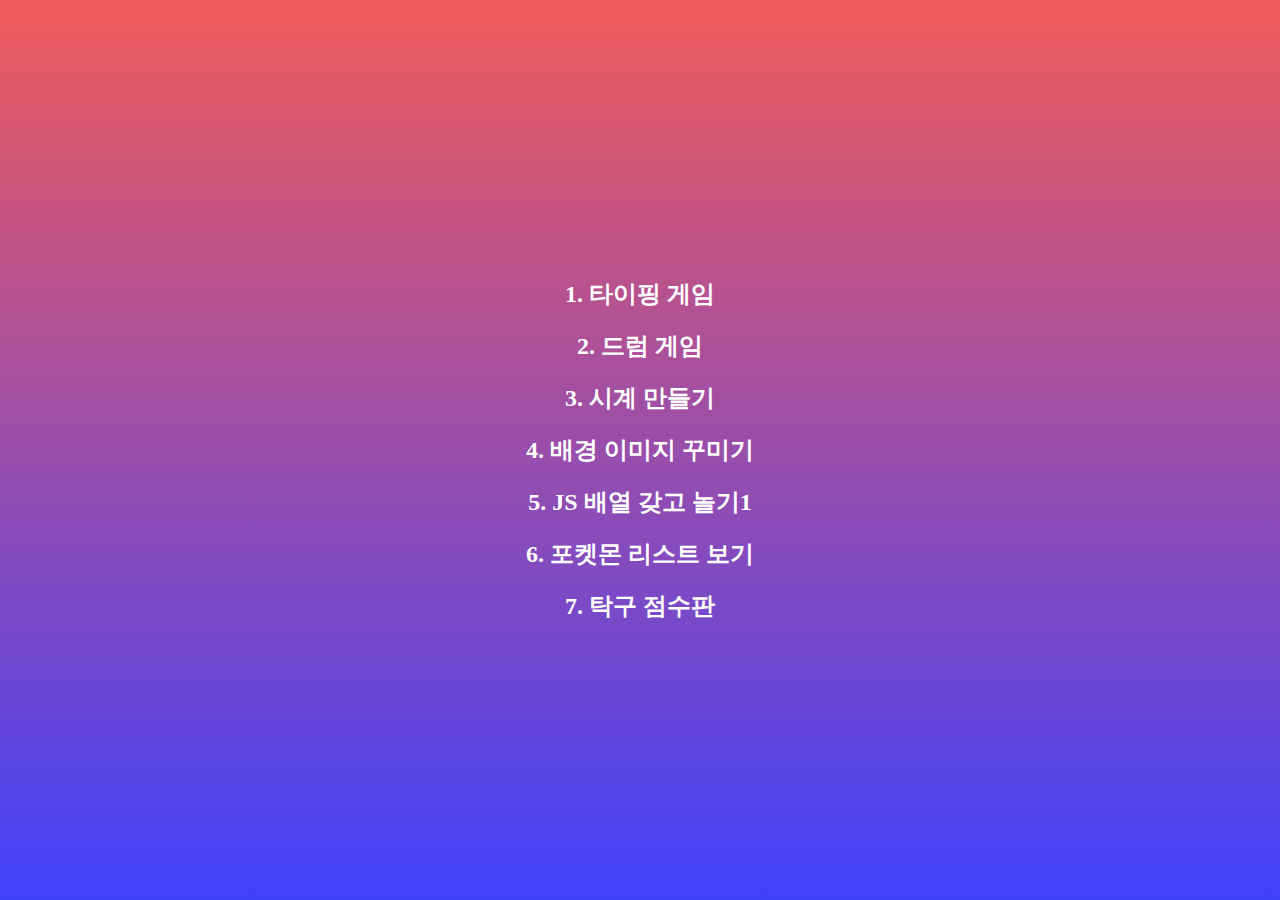
<file: index.html>
<!DOCTYPE html>
<html lang="en">
  <head>
    <meta charset="UTF-8" />
    <meta http-equiv="X-UA-Compatible" content="IE=edge" />
    <meta name="viewport" content="width=device-width, initial-scale=1.0" />
    <title>게임 리스트</title>
    <style>
      html,
      body {
        width: 100vw;
        height: 100vh;
      }

      body {
        margin: 0;
        background: linear-gradient(rgb(240, 91, 91), rgb(65, 65, 251));
      }

      h2 {
        margin: 10px 0;
      }

      .projects-container {
        width: 100%;
        height: 100%;
        display: flex;
        flex-direction: column;
        align-items: center;
        justify-content: center;
      }

      .projects-container a {
        text-decoration: none;
        color: white;
      }

      .projects-container a:hover {
        font-size: 30px;
        color: blanchedalmond;
      }
    </style>
  </head>
  <body>
    <div class="projects-container">
      <h2>
        <a href="./projects/typingGame/typingGame.html">1. 타이핑 게임</a>
      </h2>
      <h2>
        <a href="./projects/drumGame/drumGame.html">2. 드럼 게임</a>
      </h2>
      <h2>
        <a href="./projects/clock/clock.html">3. 시계 만들기</a>
      </h2>
      <h2>
        <a href="./projects/updateCss/index.html">4. 배경 이미지 꾸미기</a>
      </h2>
      <h2>
        <a href="./projects/day5/index.html">5. JS 배열 갖고 놀기1 </a>
      </h2>
      <h2>
        <a href="./projects/pokemon/pokemon.html">6. 포켓몬 리스트 보기 </a>
      </h2>
      <h2>
        <a href="./projects/pingPong/pingPong.html">7. 탁구 점수판</a>
      </h2>
    </div>
  </body>
</html>
</file>
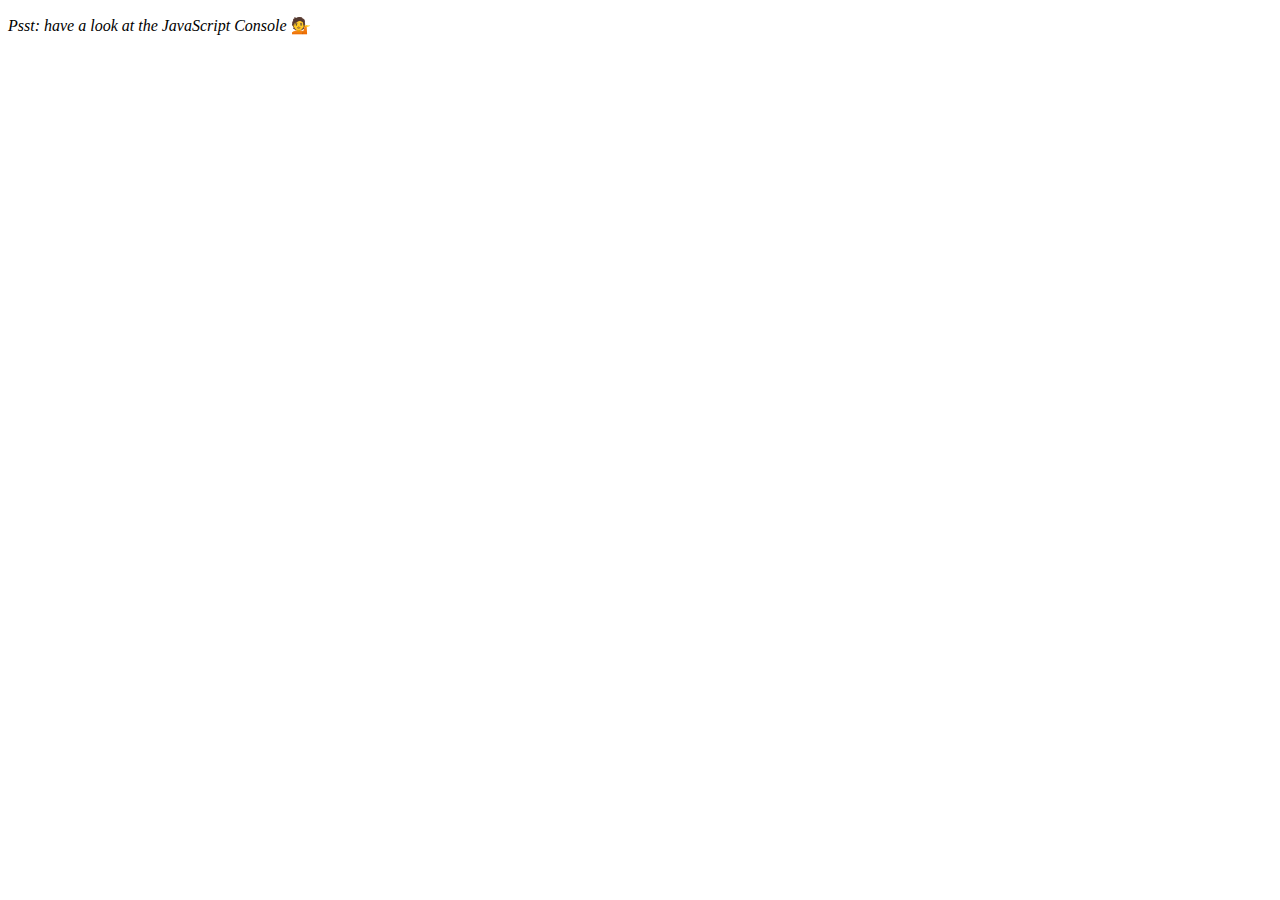
<file: projects/day5/index.html>
<!DOCTYPE html>
<html lang="en">
  <head>
    <meta charset="UTF-8" />
    <title>Array Cardio 💪</title>
  </head>
  <body>
    <p><em>Psst: have a look at the JavaScript Console</em> 💁</p>
    <script>
      // Get your shorts on - this is an array workout!
      // ## Array Cardio Day 1

      // Some data we can work with

      const inventors = [
        { first: 'Albert', last: 'Einstein', year: 1879, passed: 1955 },
        { first: 'Isaac', last: 'Newton', year: 1643, passed: 1727 },
        { first: 'Galileo', last: 'Galilei', year: 1564, passed: 1642 },
        { first: 'Marie', last: 'Curie', year: 1867, passed: 1934 },
        { first: 'Johannes', last: 'Kepler', year: 1571, passed: 1630 },
        { first: 'Nicolaus', last: 'Copernicus', year: 1473, passed: 1543 },
        { first: 'Max', last: 'Planck', year: 1858, passed: 1947 },
        { first: 'Katherine', last: 'Blodgett', year: 1898, passed: 1979 },
        { first: 'Ada', last: 'Lovelace', year: 1815, passed: 1852 },
        { first: 'Sarah E.', last: 'Goode', year: 1855, passed: 1905 },
        { first: 'Lise', last: 'Meitner', year: 1878, passed: 1968 },
        { first: 'Hanna', last: 'Hammarström', year: 1829, passed: 1909 },
      ];

      const people = [
        'Bernhard, Sandra',
        'Bethea, Erin',
        'Becker, Carl',
        'Bentsen, Lloyd',
        'Beckett, Samuel',
        'Blake, William',
        'Berger, Ric',
        'Beddoes, Mick',
        'Beethoven, Ludwig',
        'Belloc, Hilaire',
        'Begin, Menachem',
        'Bellow, Saul',
        'Benchley, Robert',
        'Blair, Robert',
        'Benenson, Peter',
        'Benjamin, Walter',
        'Berlin, Irving',
        'Benn, Tony',
        'Benson, Leana',
        'Bent, Silas',
        'Berle, Milton',
        'Berry, Halle',
        'Biko, Steve',
        'Beck, Glenn',
        'Bergman, Ingmar',
        'Black, Elk',
        'Berio, Luciano',
        'Berne, Eric',
        'Berra, Yogi',
        'Berry, Wendell',
        'Bevan, Aneurin',
        'Ben-Gurion, David',
        'Bevel, Ken',
        'Biden, Joseph',
        'Bennington, Chester',
        'Bierce, Ambrose',
        'Billings, Josh',
        'Birrell, Augustine',
        'Blair, Tony',
        'Beecher, Henry',
        'Biondo, Frank',
      ];

      // Array.prototype.filter()
      // 1. Filter the list of inventors for those who were born in the 1500's
      const fifteen = inventors.filter(inventor => inventor.year >= 1500 && inventor.year < 1600);
      console.log("born in the 1500's:");
      console.table(fifteen);

      // Array.prototype.map()
      // 2. Give us an array of the inventors first and last names
      const fullNames = inventors.map(inventor => {
        return `${inventor.first} ${inventor.last}`;
      });
      console.log('inventors first and last name:');
      console.table(fullNames);

      // Array.prototype.sort()
      // 3. Sort the inventors by birthdate, oldest to youngest
      const ordered = inventors.sort((a, b) => {
        return a.year > b.year ? 1 : -1;
      });
      console.log('sort inventors birthday, olderst to youngest:');
      console.table(ordered);

      // Array.prototype.reduce()
      // 4. How many years did all the inventors live all together?
      const totalYears = inventors.reduce((total, inventor) => {
        return (total += inventor.passed - inventor.year);
      }, 0);
      console.log(`total years: ${totalYears}`);

      // 5. Sort the inventors by years lived
      const ordest = inventors.sort((a, b) => {
        const lastGuy = a.passed - a.year;
        const nextGuy = b.passed - b.year;

        return lastGuy > nextGuy ? -1 : 1;
      });
      console.log('sort by years lived');
      console.table(ordest);

      // 6. create a list of Boulevards in Paris that contain 'de' anywhere in the name
      // https://en.wikipedia.org/wiki/Category:Boulevards_in_Paris
      // #mw-pages > div > div > div:nth-child(5) > ul > li:nth-child(1) > a
      // const page = document.querySelector('#mw-pages');
      // const links = Array.from(page.querySelectorAll('a'));
      // const de = links //
      //   .map(link => link.textContent)
      //   .filter(streetName => streetName.includes('de'));

      // 7. sort Exercise
      // Sort the people alphabetically by last name
      const alphaName = people.sort((lastOne, nextOne) => {
        const [aLast, aFirst] = lastOne.split(',');
        const [bLast, bFirst] = nextOne.split(',');
        return aLast > bLast ? 1 : -1;
      });

      console.table(alphaName);
      // 8. Reduce Exercise
      // Sum up the instances of each of these
      const data = ['car', 'car', 'truck', 'truck', 'bike', 'walk', 'car', 'van', 'bike', 'walk', 'car', 'van', 'car', 'truck'];
      const sumUp = data.reduce((obj, item) => {
        obj[item] = obj[item] ? ++obj[item] : 1;
        return obj;
      }, {});
      console.log(sumUp);
    </script>
  </body>
</html>
</file>
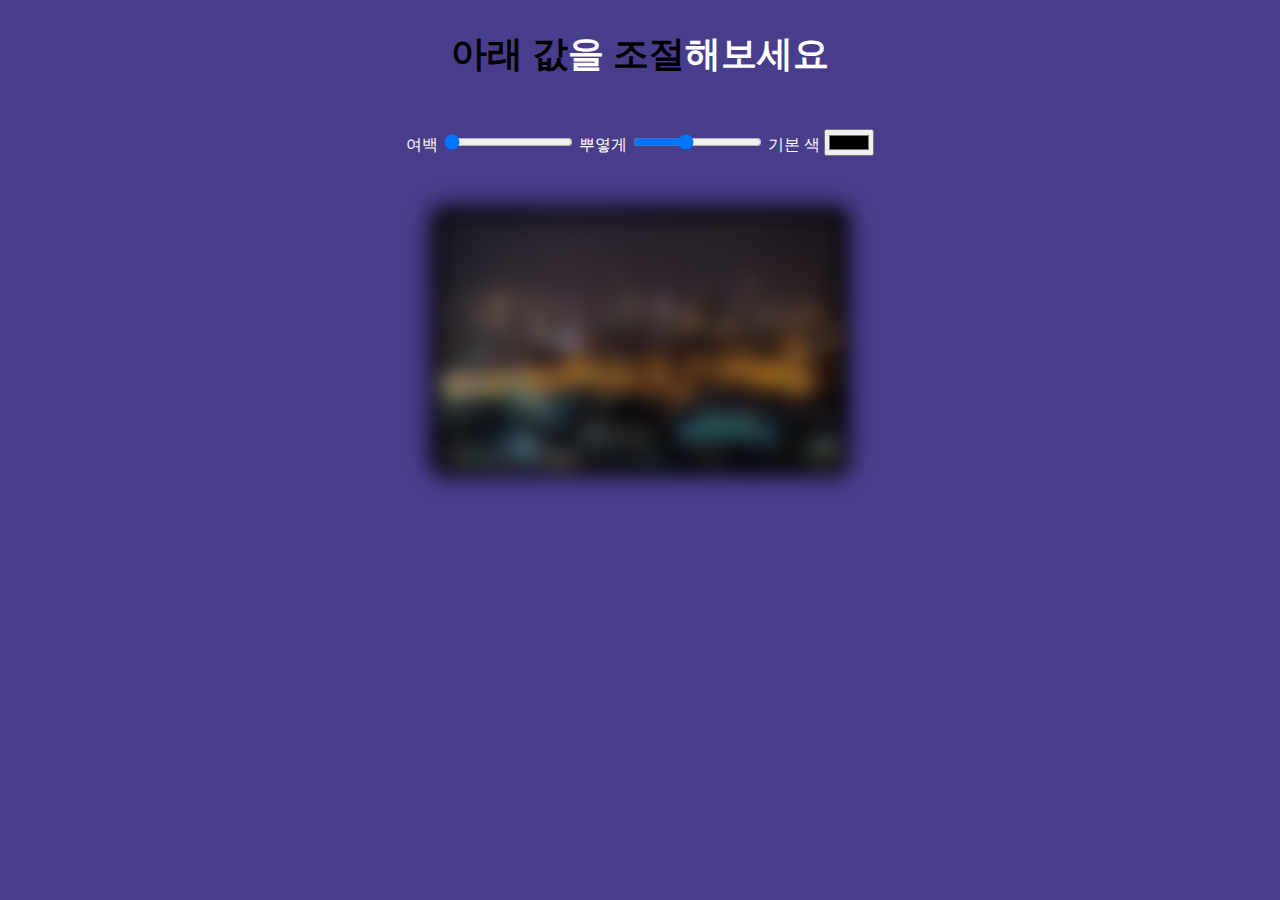
<file: projects/updateCss/index.html>
<!DOCTYPE html>
<html lang="en">
  <head>
    <meta charset="UTF-8" />
    <meta http-equiv="X-UA-Compatible" content="IE=edge" />
    <meta name="viewport" content="width=device-width, initial-scale=1.0" />
    <link rel="stylesheet" href="style.css" />
    <script src="./main.js" defer></script>
    <title>css 조작 페이지</title>
  </head>
  <body>
    <div class="adjust-container">
      <div class="adjust-text">
        <span><highlight>아래 값</highlight>을 <highlight>조절</highlight>해보세요</span>
      </div>
      <div class="adjust-contents">
        <label for="space">여백</label>
        <input type="range" name="space" min="10" max="200" value="10" data-sizing="px" />
        <label for="blur">뿌옇게</label>
        <input type="range" name="blur" min="0" max="25" value="10" data-sizing="px" />
        <label for="color">기본 색</label>
        <input type="color" name="color" />
      </div>
    </div>

    <div class="cover-container">
      <img class="cover" src="./image/cover.jpg" />
    </div>
  </body>
</html>
</file>
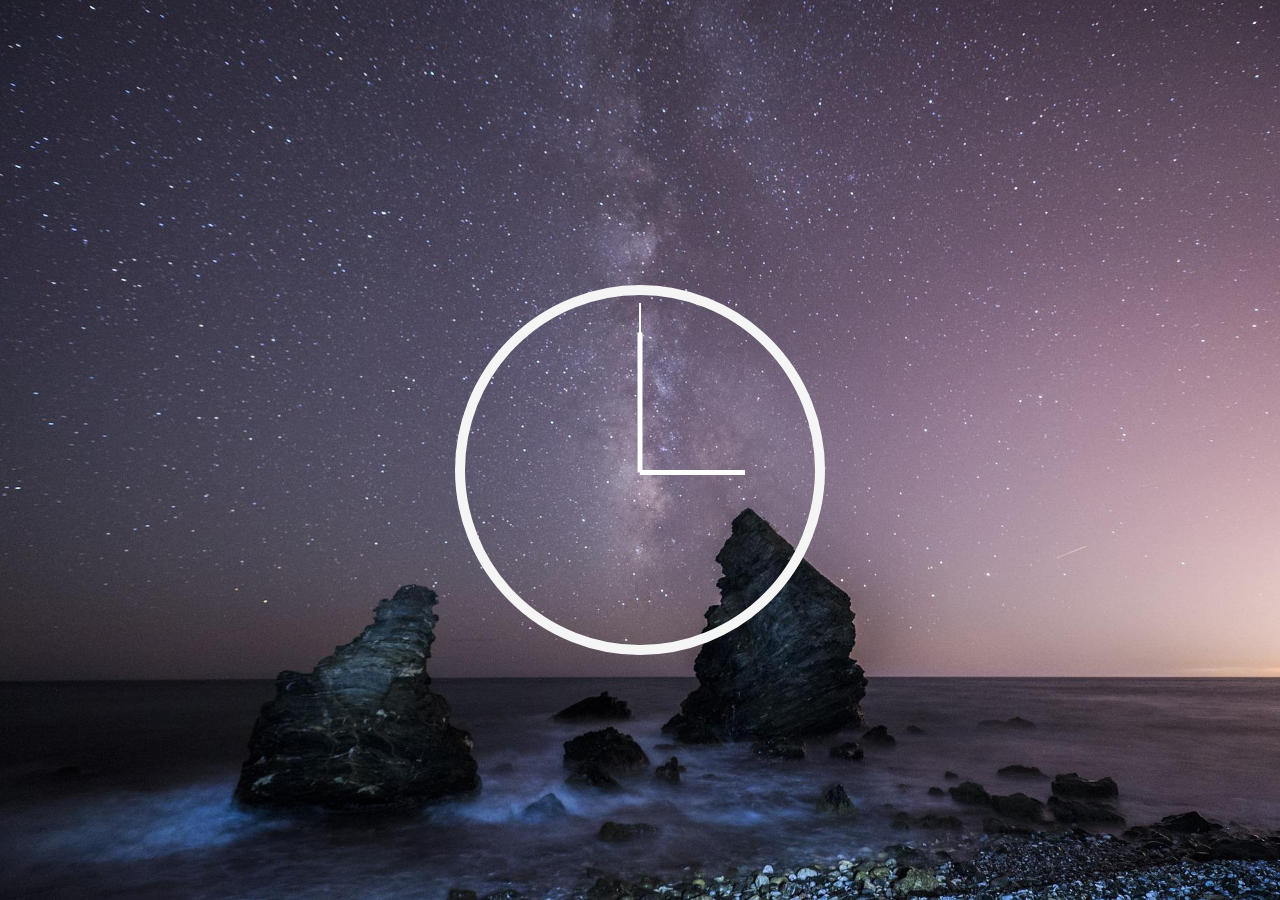
<file: projects/clock/clock.html>
<!DOCTYPE html>
<html lang="en">
  <head>
    <meta charset="UTF-8" />
    <meta http-equiv="X-UA-Compatible" content="IE=edge" />
    <meta name="viewport" content="width=device-width, initial-scale=1.0" />
    <title>시계 만들기</title>
    <link rel="stylesheet" href="style.css" />
    <script src="./main.js" defer></script>
  </head>
  <body>
    <section class="clock">
      <span></span>
      <div class="clock-frame">
        <div class="hand hour-hand"></div>
        <div class="hand min-hand"></div>
        <div class="hand sec-hand"></div>
      </div>
    </section>
  </body>
</html>
</file>
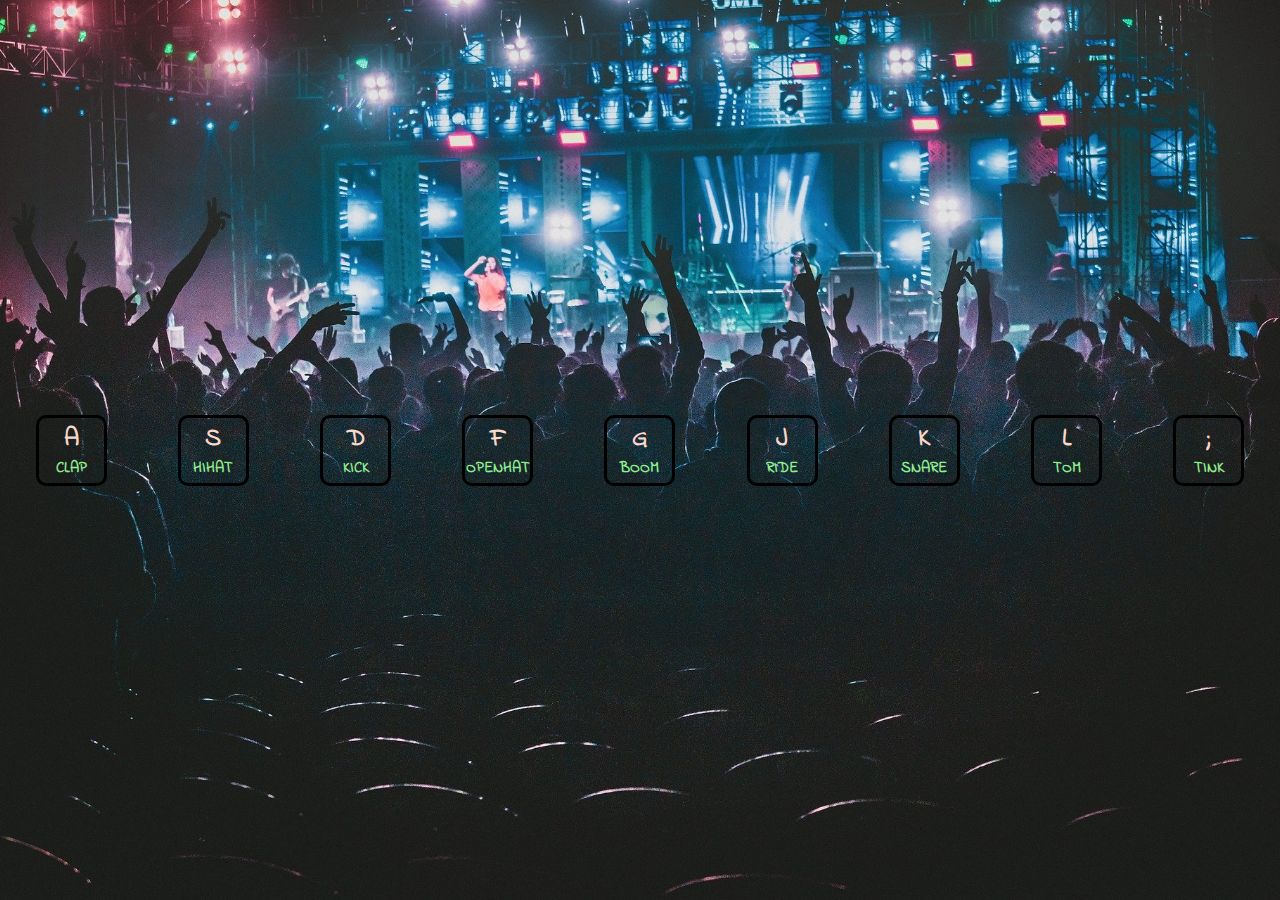
<file: projects/drumGame/drumGame.html>
<!DOCTYPE html>
<html lang="en">
  <head>
    <meta charset="UTF-8" />
    <meta http-equiv="X-UA-Compatible" content="IE=edge" />
    <meta name="viewport" content="width=device-width, initial-scale=1.0" />
    <title>드럼 게임</title>
    <link rel="stylesheet" href="style.css" />
    <script src="./main.js" defer></script>
  </head>
  <body>
    <div class="keys">
      <div data-key="65" class="key">
        <kbd>A</kbd>
        <span>CLAP</span>
      </div>
      <div data-key="83" class="key">
        <kbd>S</kbd>
        <span>HIHAT</span>
      </div>
      <div data-key="68" class="key">
        <kbd>D</kbd>
        <span>KICK</span>
      </div>
      <div data-key="70" class="key">
        <kbd>F</kbd>
        <span>OPENHAT</span>
      </div>
      <div data-key="71" class="key">
        <kbd>G</kbd>
        <span>BOOM</span>
      </div>
      <div data-key="74" class="key">
        <kbd>J</kbd>
        <span>RIDE</span>
      </div>
      <div data-key="75" class="key">
        <kbd>K</kbd>
        <span>SNARE</span>
      </div>
      <div data-key="76" class="key">
        <kbd>L</kbd>
        <span>TOM</span>
      </div>
      <div data-key="186" class="key">
        <kbd>;</kbd>
        <span>TINK</span>
      </div>
    </div>

    <audio data-key="65" src="./audio/clap.wav"></audio>
    <audio data-key="83" src="./audio/hihat.wav"></audio>
    <audio data-key="68" src="./audio/kick.wav"></audio>
    <audio data-key="70" src="./audio/openhat.wav"></audio>
    <audio data-key="71" src="./audio/boom.wav"></audio>
    <audio data-key="74" src="./audio/ride.wav"></audio>
    <audio data-key="75" src="./audio/snare.wav"></audio>
    <audio data-key="76" src="./audio/tom.wav"></audio>
    <audio data-key="186" src="./audio/tink.wav"></audio>
  </body>
</html>
</file>
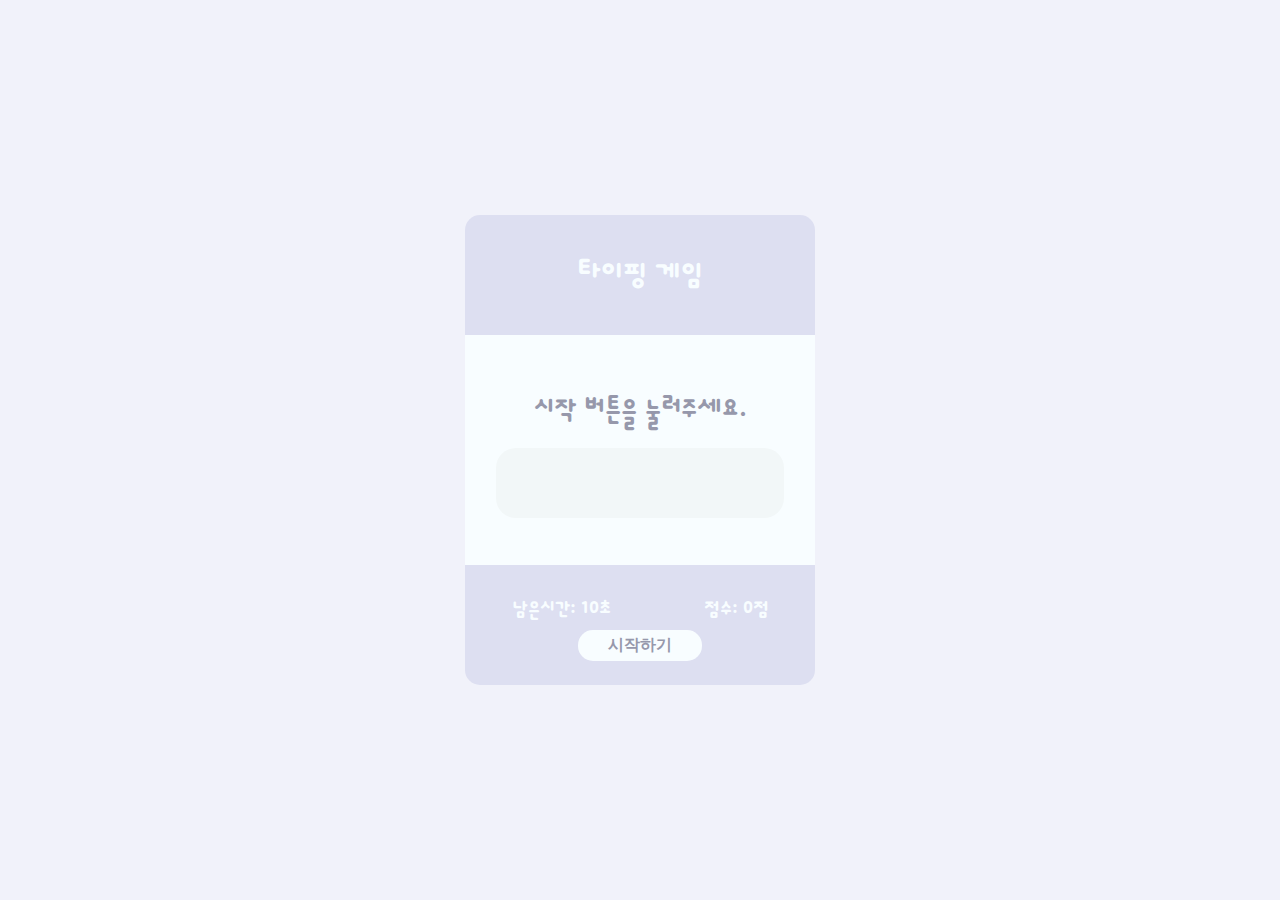
<file: projects/typingGame/typingGame.html>
<!DOCTYPE html>
<html lang="en">
  <head>
    <meta charset="UTF-8" />
    <meta http-equiv="X-UA-Compatible" content="IE=edge" />
    <meta name="viewport" content="width=device-width, initial-scale=1.0" />
    <title>타이핑게임!</title>
    <link rel="stylesheet" href="style.css" />
    <script src="./main.js" defer></script>
  </head>
  <body>
    <div class="game">
      <header class="game__header">
        <span>타이핑 게임</span>
      </header>
      <form class="game-frm">
        <div class="game-frm__show hidden"></div>
        <div class="game-frm__quesetion">시작 버튼을 눌러주세요.</div>
        <input class="game-frm__input" type="text" />
      </form>
      <footer class="game__footer">
        <div class="game__status">
          <div class="game__timer">남은시간: 10초</div>
          <div class="game__score">점수: 0점</div>
        </div>
        <button class="game__startBtn">시작하기</button>
      </footer>
    </div>
  </body>
</html>
</file>
<file: projects/updateCss/style.css>
:root {
  --color: black;
  --space: 10px;
  --blur: 10px;
}

html,
body {
  width: 100vw;
  height: 100vh;
}

body {
  background-color: darkslateblue;
  margin: 0;
}

.adjust-container {
  display: flex;
  flex-direction: column;
  align-items: center;
  color: white;
}

.adjust-text {
  width: 500px;
  margin: 30px 0 50px 0;
  text-align: center;
}

span {
  font-size: 36px;
  font-weight: bold;
  color: white;
}

highlight {
  color: var(--color);
}

.cover-container {
  margin-top: 50px;
  display: flex;
  justify-content: center;
  align-items: center;
}

img {
  padding: var(--space);
  background: var(--color);
  filter: blur(var(--blur));
  width: 400px;
  height: 250px;
  border-radius: 15px;
}
</file>
<file: projects/clock/style.css>
html,
body {
  width: 100%;
  height: 100%;
}

body {
  margin: 0;
  background: url('./image/clock-back.jpg') center/cover no-repeat;
}

.clock {
  width: 100%;
  height: 100%;
  display: flex;
  flex-direction: column;
  justify-content: center;
  align-items: center;
}

.clock span {
  display: inline-block;
  margin: 20px 0;
  font-size: 36px;
  font-weight: bolder;
  color: white;
}

.clock-frame {
  position: relative;
  width: 350px;
  height: 350px;
  border: 10px solid whitesmoke;
  border-radius: 50%;
}

.hand {
  position: absolute;
  top: 50%;
  left: 0;
  transition: all 500ms cubic-bezier(0.81, 0.08, 0, 2.32);
  /* 대상 기준의 기준점 조정 */
  transform-origin: 100%;
  transform: rotate(90deg);
}

.hour-hand {
  width: 30%;
  height: 5px;
  margin-left: 20%;
  background-color: white;
  transform: rotate(180deg);
}

.min-hand {
  width: 40%;
  height: 5px;
  margin-left: 10%;
  background-color: white;
  transform: rotate(450deg);
}

.sec-hand {
  width: 48%;
  height: 2px;
  margin-left: 2%;
  background-color: white;
  transform: rotate(90deg);
}
</file>
<file: projects/drumGame/style.css>
@import url('https://fonts.googleapis.com/css2?family=Indie+Flower&display=swap');

html,
body {
  width: 100vw;
  height: 100vh;
}

body {
  margin: 0;
  background: url('./image/performance.jpg') center/cover no-repeat;
  font-family: 'Indie Flower', cursive;
}

.keys {
  height: 100%;
  display: flex;
  justify-content: space-around;
  align-items: center;
}

.key {
  display: flex;
  flex-direction: column;
  align-items: center;
  justify-content: center;
  width: 45px;
  height: 45px;
  transition: all 200ms ease-in-out;
  border: 3px solid black;
  border-radius: 10px;
  font-weight: bolder;
}

.key kbd {
  color: rgb(249, 215, 202);
  font-size: 20px;
  font-family: 'Indie Flower', cursive;
}

.key span {
  color: lightgreen;
  font-size: 10px;
}

.playing {
  transform: scale(1.2);
  background-color: rgba(0, 0, 0, 0.4);
  border-color: lightgreen;
  box-shadow: 0 0 10px lightgreen;
}

@media screen and (min-width: 750px) {
  .key {
    flex-wrap: wrap;
    width: 65px;
    height: 65px;
  }

  .key kbd {
    font-size: 25px;
  }

  .key span {
    font-size: 15px;
  }
}
</file>
<file: projects/typingGame/style.css>
@import url('https://fonts.googleapis.com/css2?family=Dongle:wght@400;700&display=swap');

html,
body {
  width: 100vw;
  height: 100vh;
}

body {
  display: flex;
  justify-content: center;
  align-items: center;
  margin: 0;
  background-color: #f1f2fa;
  font-family: 'Dongle', sans-serif;
  font-weight: 700;
}

input,
button {
  outline: none;
  border: none;
}

.game {
  width: 350px;
  border-radius: 15px;
  background-color: #dddff1;
}

.game-frm {
  position: relative;
  display: flex;
  flex-direction: column;
  align-items: center;
  justify-content: center;
  background-color: #f8fdff;
  height: 230px;
  font-size: 38px;
  color: #9698ab;
}

.game-frm__show {
  position: absolute;
  margin: 10px;
  left: 0;
  top: 0;
  font-size: 22px;
}

.game-frm__show.hidden {
  visibility: hidden;
}

.game-frm__input {
  height: 50px;
  padding: 10px;
  margin-top: 10px;
  color: #9698ab;
  font-size: 20px;
  font-weight: 700;
  border-radius: 20px;
  background-color: #f2f7f8;
}

.game__header,
.game__footer {
  height: 120px;
  color: #f8fdff;
}

.game__header {
  display: flex;
  justify-content: center;
  align-items: center;
  width: 100%;
  font-size: 42px;
}

.game__footer {
  display: flex;
  flex-direction: column;
  align-items: center;
  justify-content: center;
  font-size: 28px;
}

.game__status {
  display: flex;
  justify-content: space-around;
  width: 100%;
}

.game__startBtn {
  padding: 5px 30px;
  font-size: 16px;
  font-weight: 700;
  border-radius: 15px;
  color: #9698ab;
  background-color: #f8fdff;
  cursor: pointer;
  transition: all 300ms ease-in-out;
}

.game__startBtn:hover {
  color: #f8f8fa;
  background-color: #9698ab;
}

.game__startBtn.stop {
  color: #f8f8fa;
  background-color: #9698ab;
}
</file>
